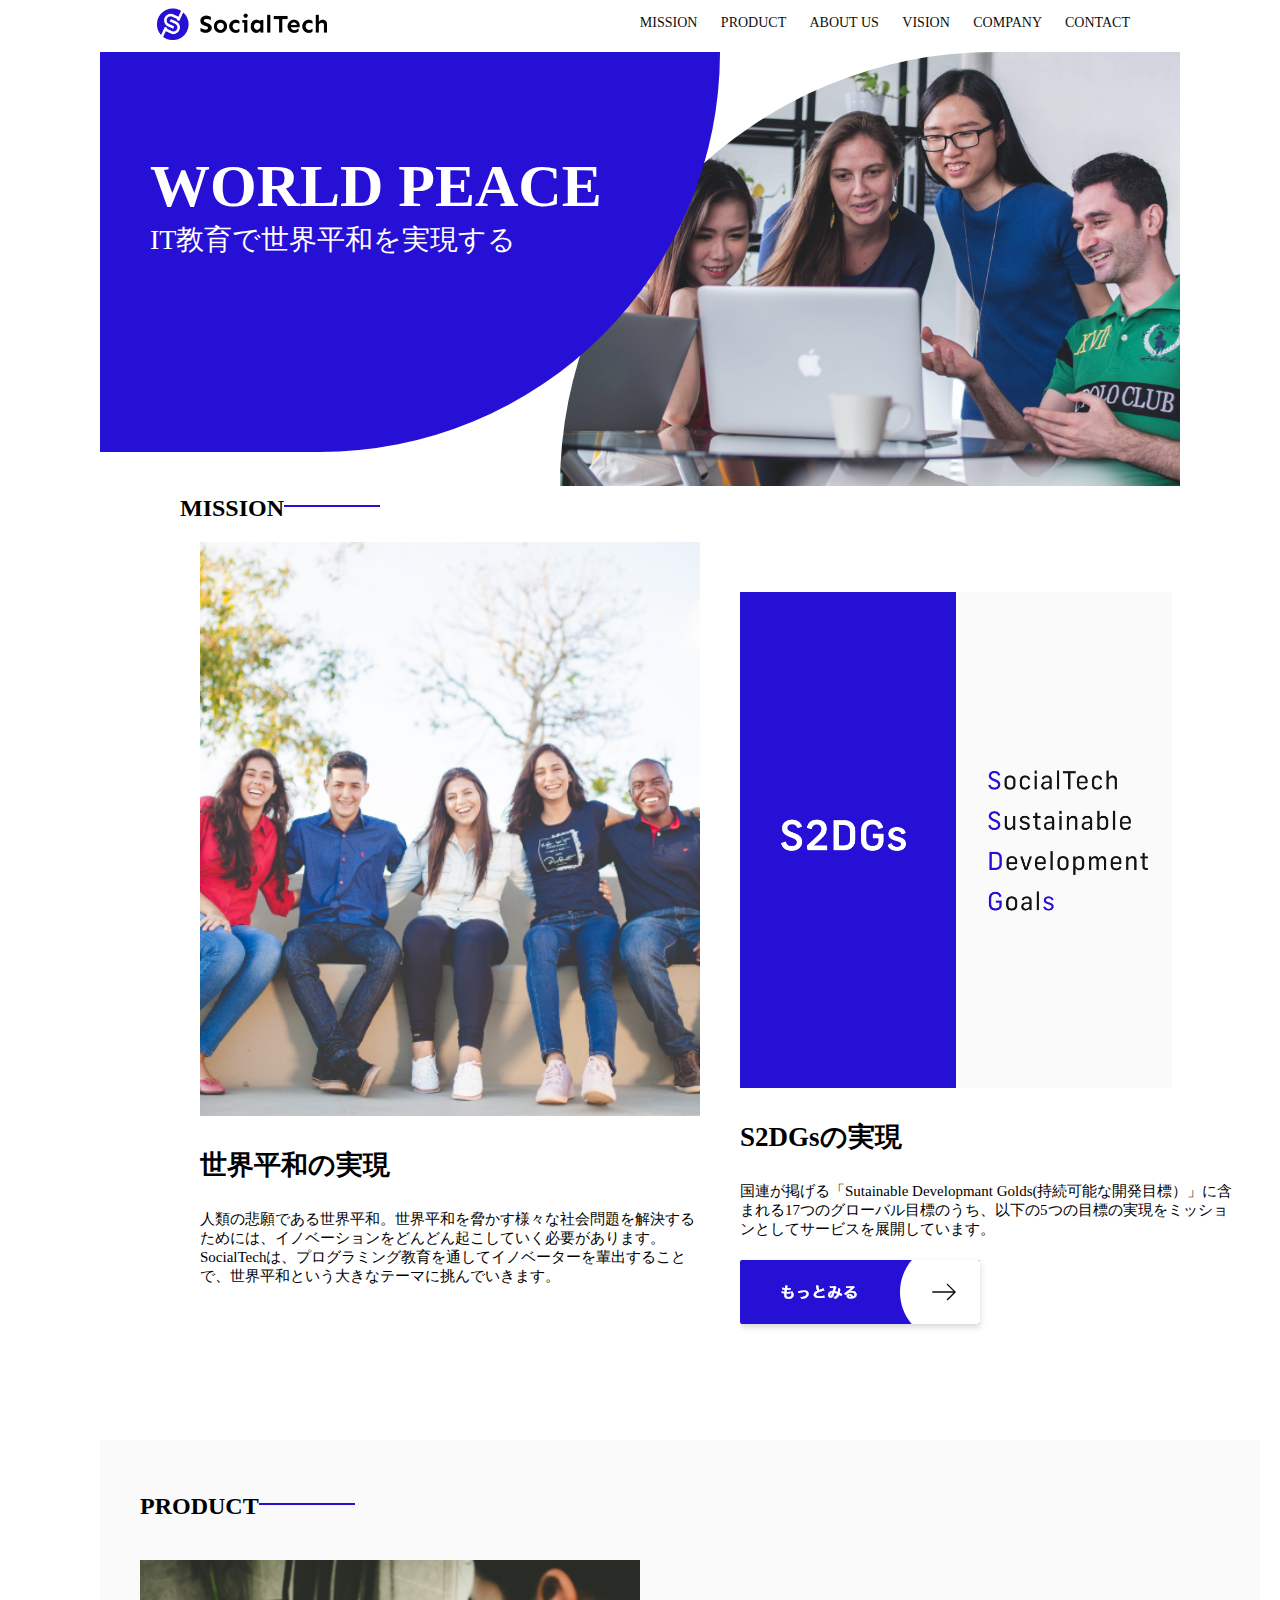
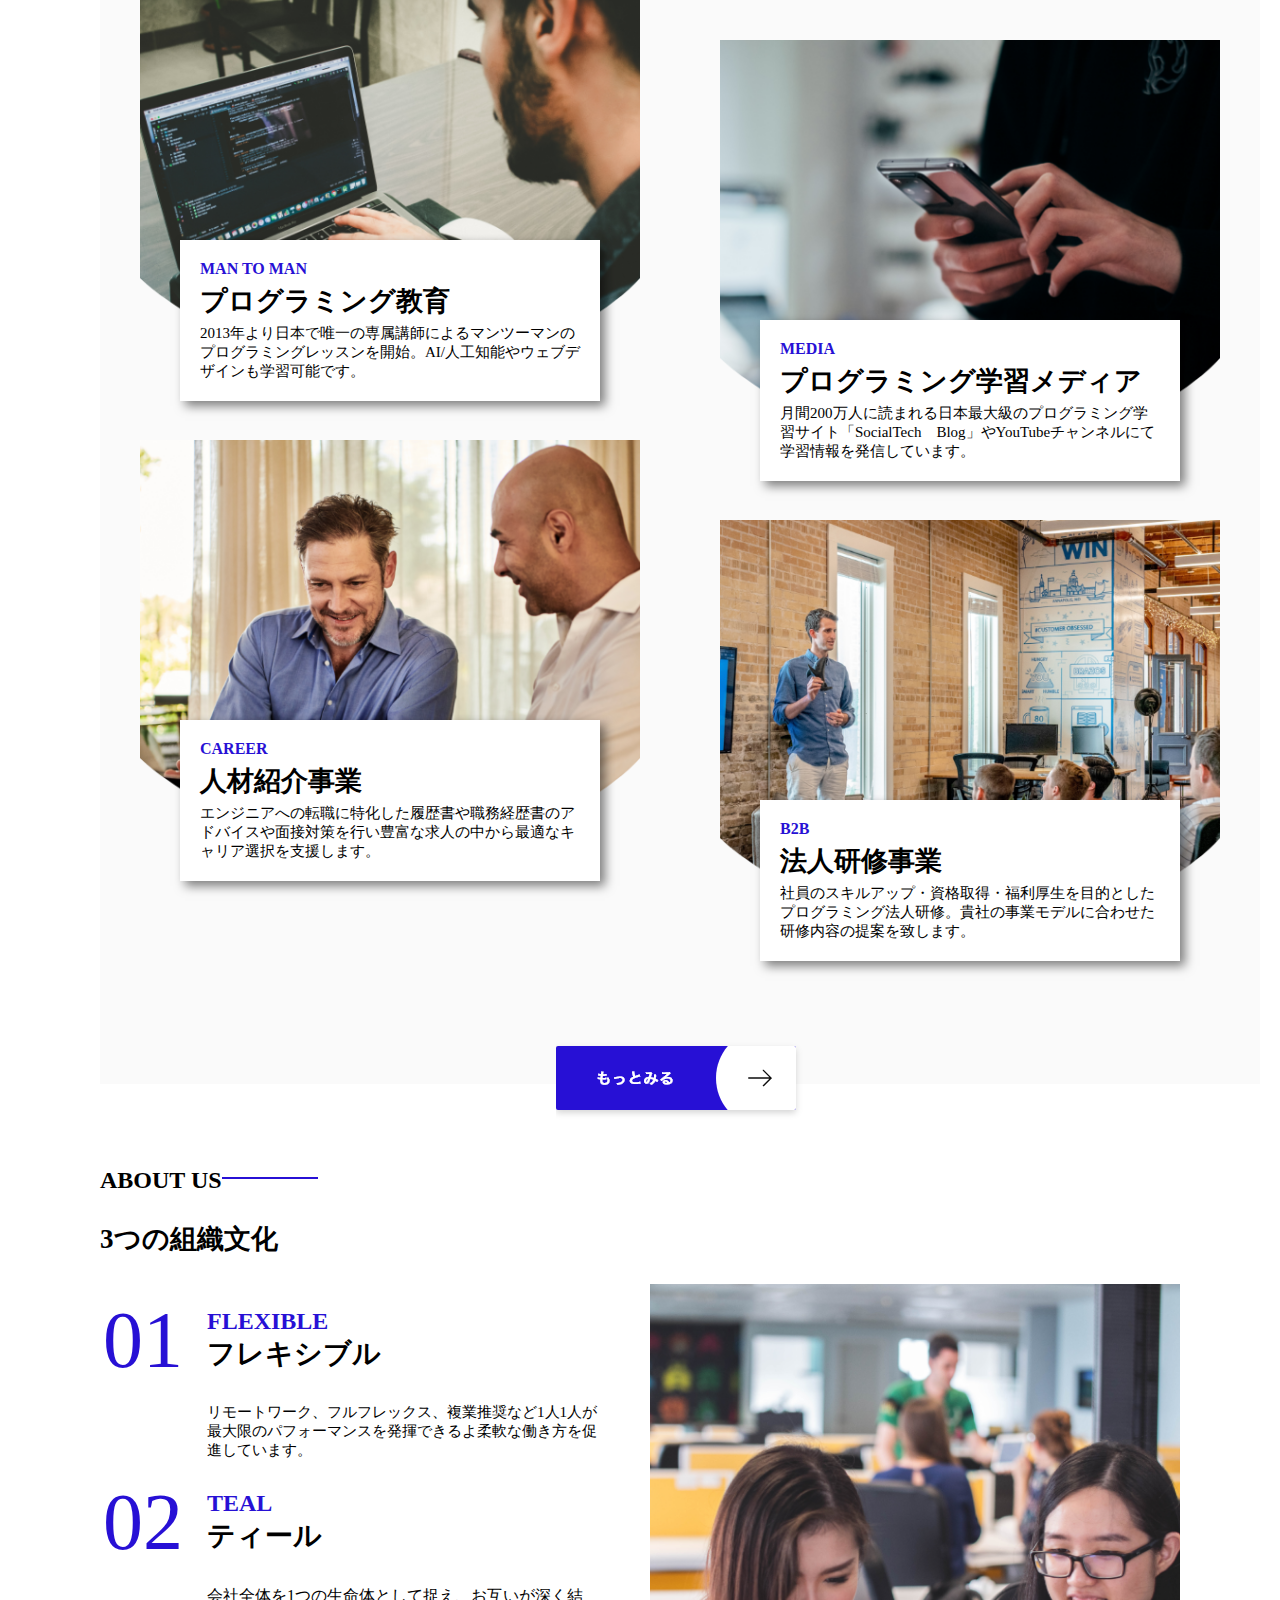
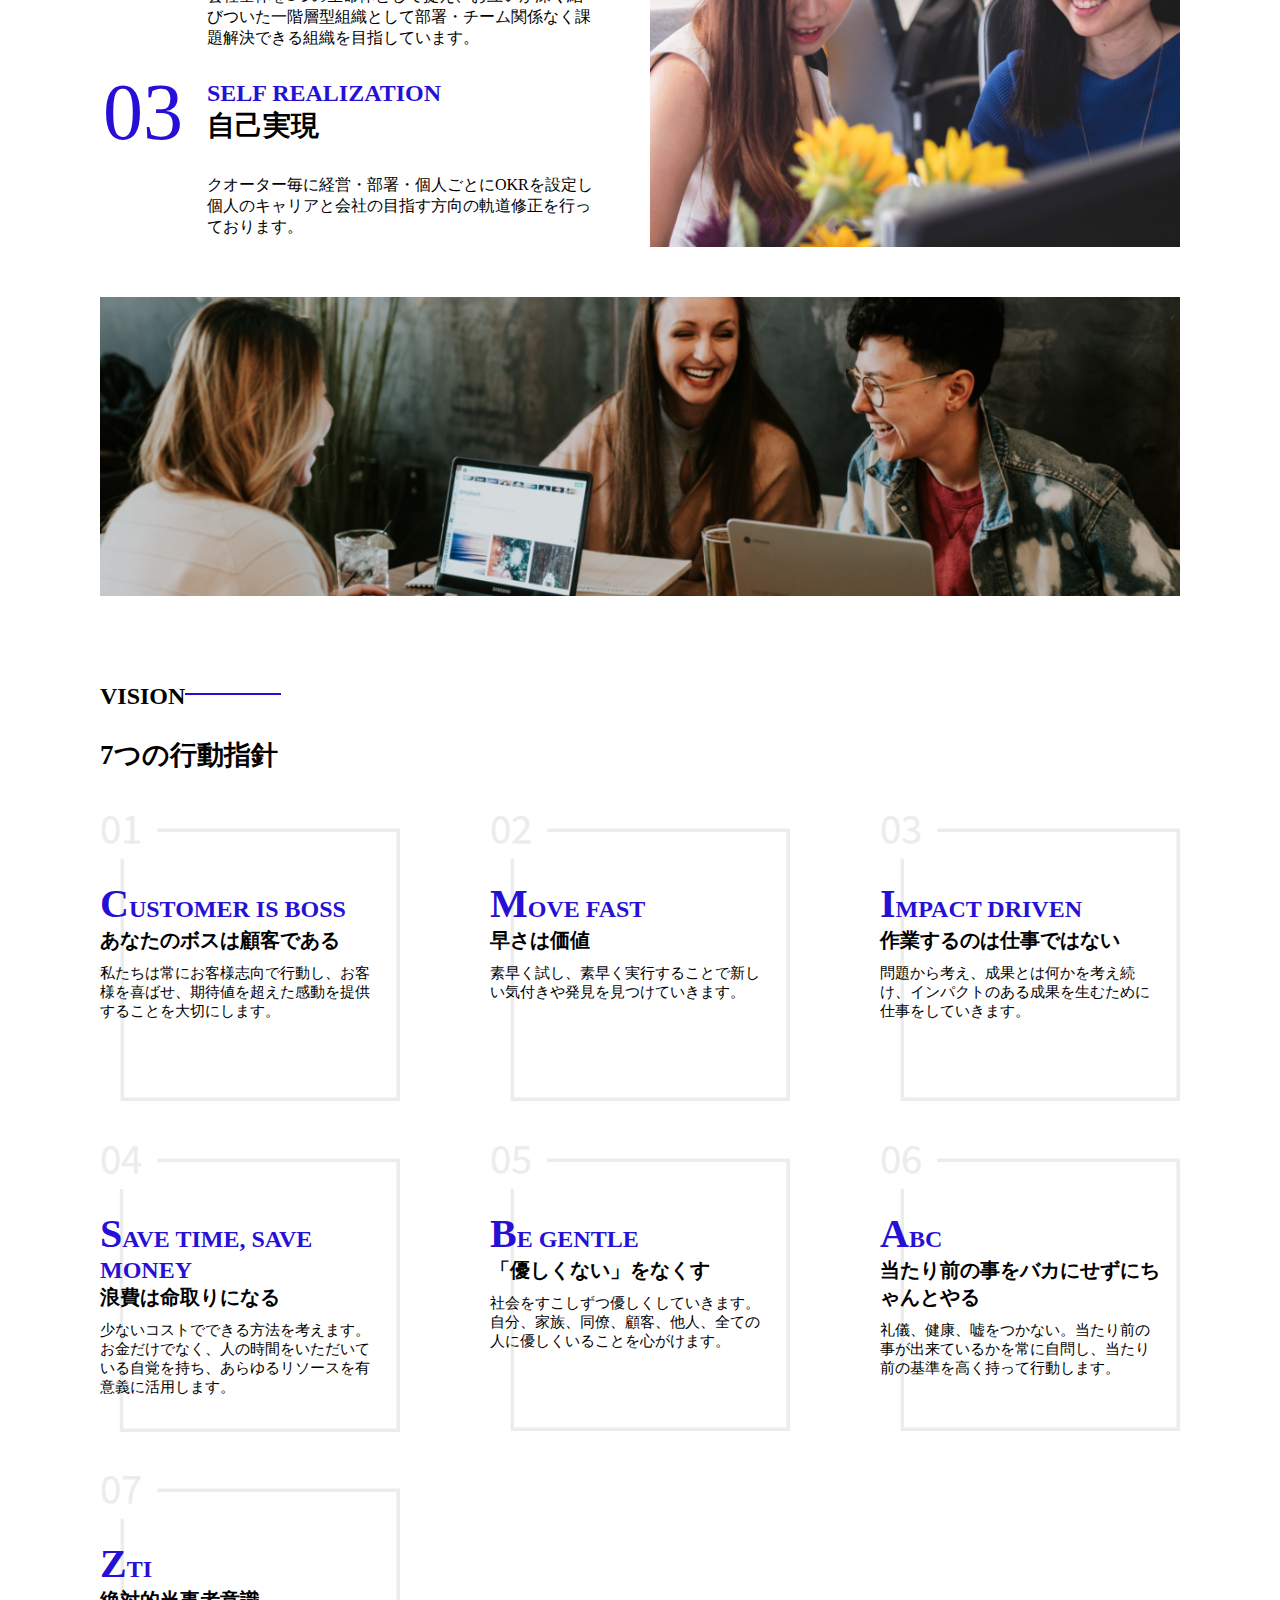
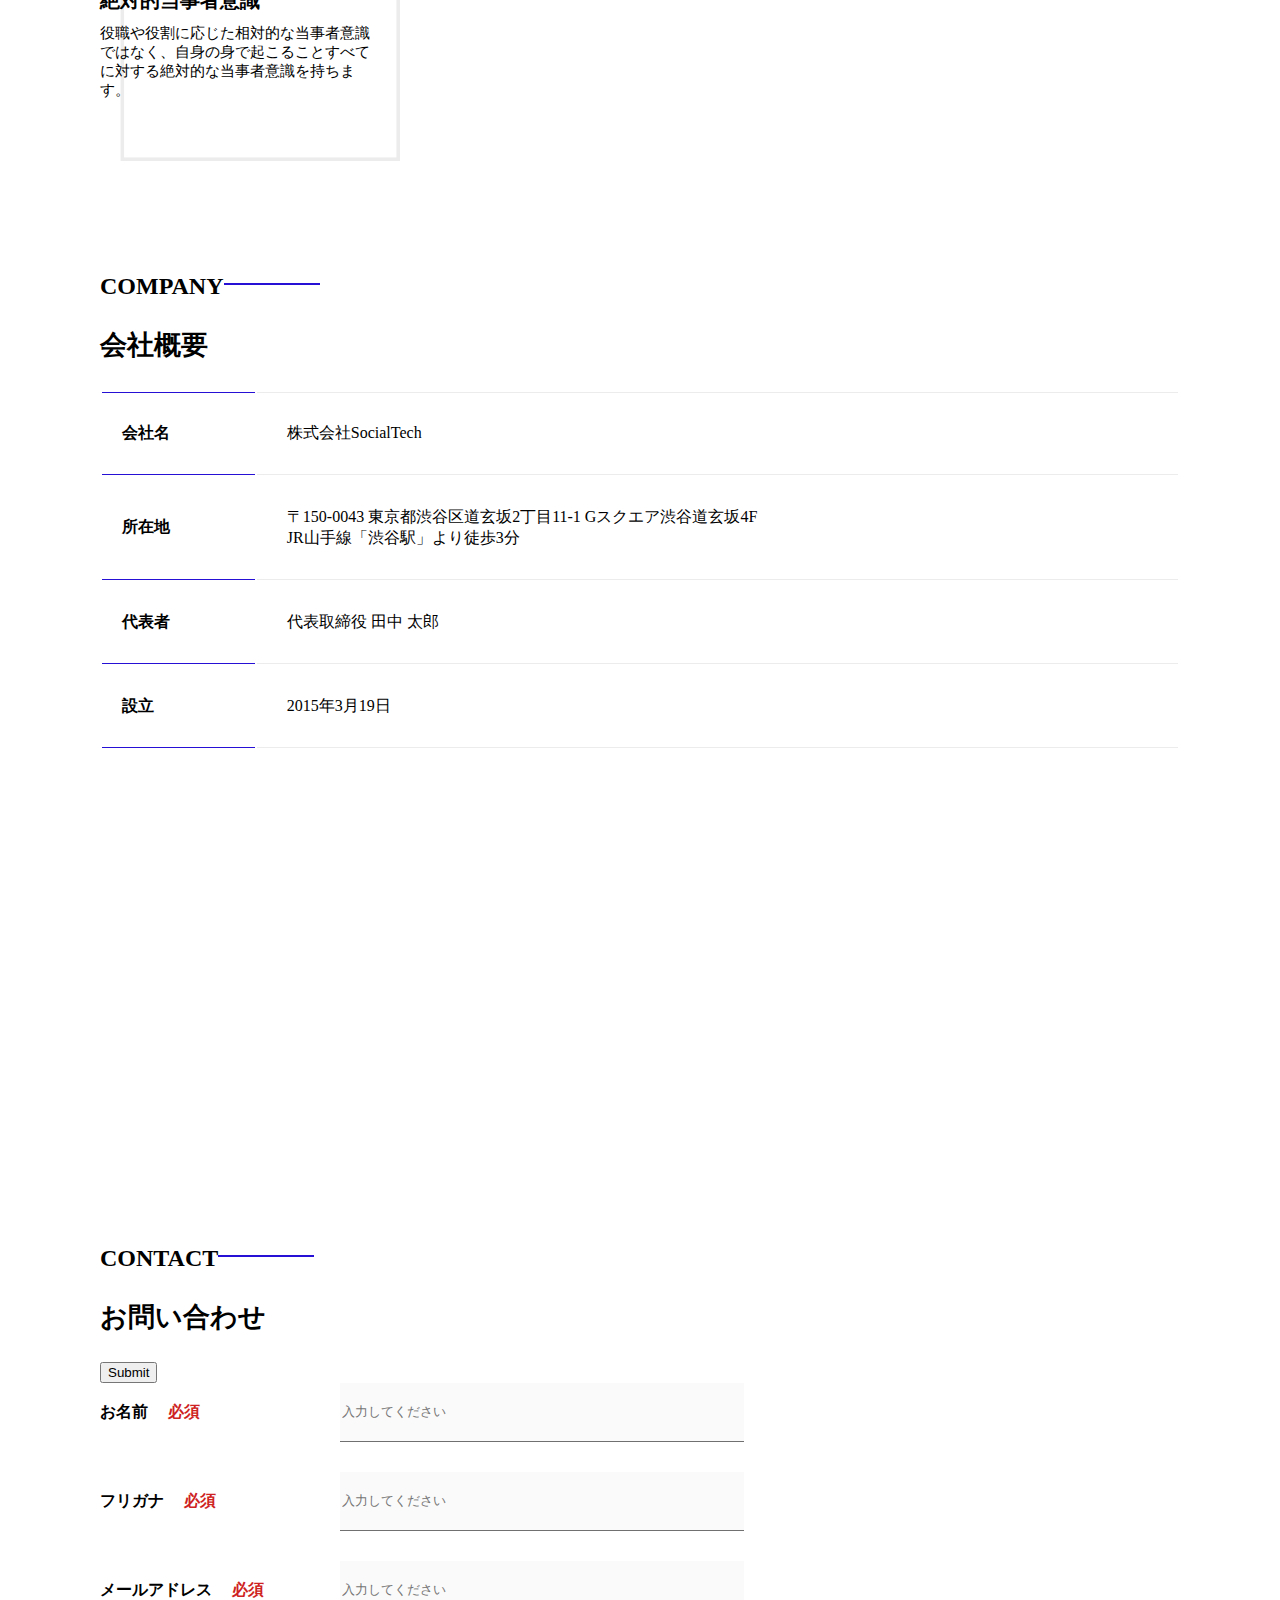
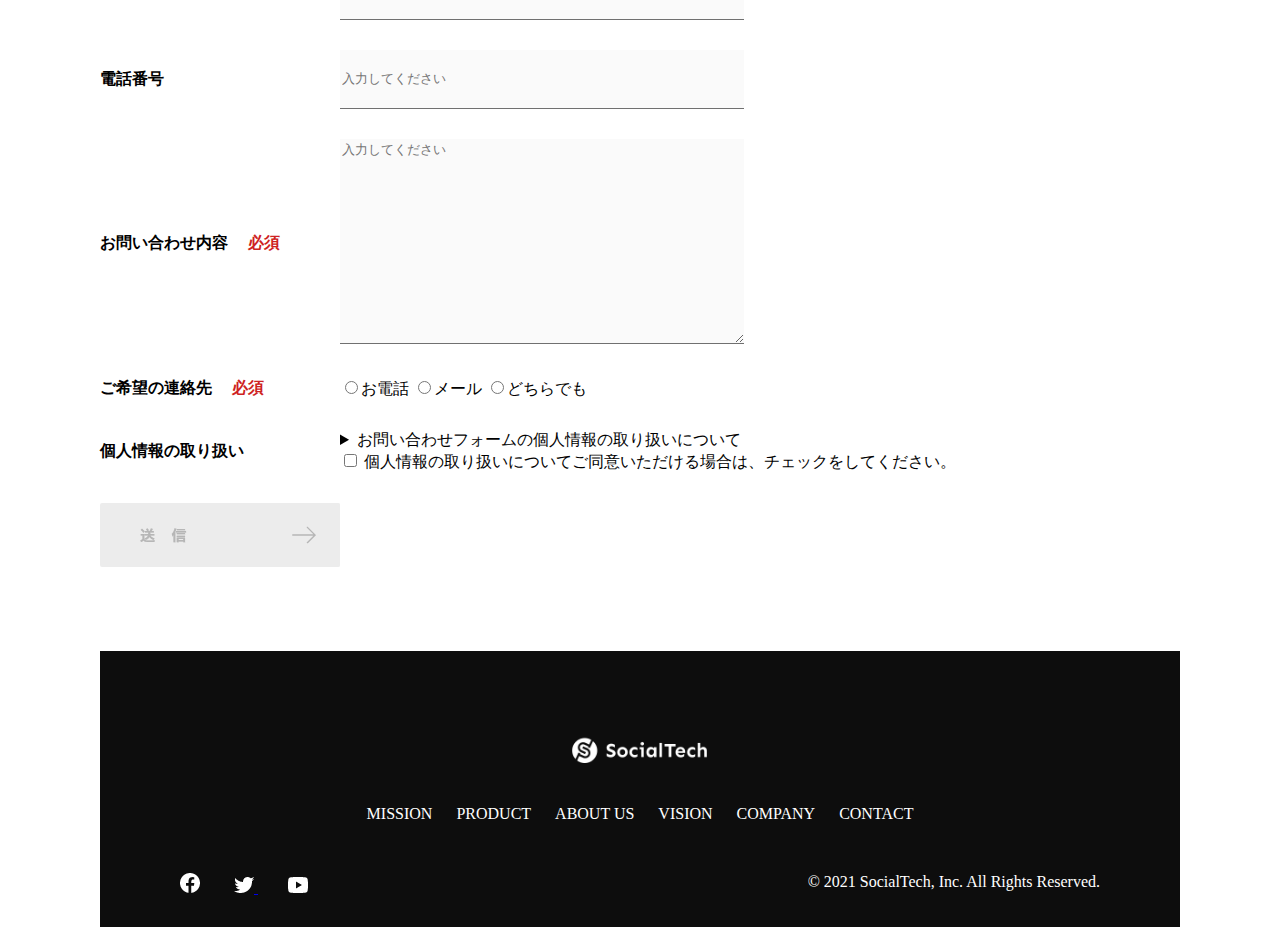
<file: index.html>
<!DOCTYPE html>
<html>
    <head>
        <title>SocialTech</title>
        <meta charset="utf-8">
        <meta description="SocialTechはEdTech業界のリーディングカンパニーを目指します。">
        <meta name="viewport" content="width=device width, initial-scale 1.0">
        <link rel="stylesheet" href="style.css">
    </head>
        <body>
            <header>
                <a href="index.html" id="logo"><img src="images/images/logo.png" alt="トップページに戻る"></a>
                <nav id="nav-pc">
                    <a href="mission.html">MISSION</a>
                    <a href="product.html">PRODUCT</a>
                    <a href="index.html#aboutus">ABOUT US</a>
                    <a href="index.html#vision">VISION</a>
                    <a href="index.html#company">COMPANY</a>
                    <a href="index.html#contact">CONTACT</a>
                </nav>
                <img id="menu-sp" src="images/images/button-menu.png" alt="ナビゲーションを開く" onclick="document.getElementById('nav-sp').style.display = 'block'">
                <nav id="nav-sp">
                    <img id="close" src="images/images/button-close.png" alt="ナビゲーションを閉じる" onclick="document.getElementById('nav-sp').style.display = 'none'">
                    <a id="logo-sp" href="index.html" onclick="document.getElementById('nav-sp').style.display = 'none'"><img
                       src="images/images/logo-sp.png" alt="トップページに戻る"></a>
                    <a class="menu" href="mission.html"  onclick="document.getElementById('nav-sp').style.display = 'none'">MISSION</a>
                    <a class="menu" href="product.html"  onclick="document.getElementById('nav-sp').style.display = 'none'">PRODUCT</a>
                    <a class="menu" href="index.html#aboutus"  onclick="document.getElementById('nav-sp').style.display = 'none'">ABOUT US</a> 
                    <a class="menu" href="index.html#vision"  onclick="document.getElementById('nav-sp').style.display = 'none'">VISION</a> 
                    <a class="menu" href="index.html#company"  onclick="document.getElementById('nav-sp').style.display = 'none'">COMPANY</a> 
                    <a class="menu" href="index.html#contact"  onclick="document.getElementById('nav-sp').style.display = 'none'">CONTACT</a> 
                    <div id="sns">
                        <a href="https://www.facebook.com/sejuku2013"><img src="images/images/button-facebook.png" alt="Facebookのリンク"></a>
                        <a href="https://twitter.com/samuraijuku"><img src="images/images/button-twitter.png" alt="Twitterのリンク"></a>
                        <a href="https://www.youtube.com/channel/UCCFOQO5aDK0xXam4cUQXT8g"><img src="images/images/button-youtube.png" alt="YouTubeのリンク"></a>
                    </div>
                </nav>
            </header>
            <main>
                <article>
                    <section id="main-visual">
                        <div id="main-message">
                            <h1>WORLD PEACE</h1>
                            <p>IT教育で世界平和を実現する</p>
                        </div>
                        <img src="images/images/index/index-main.png" alt="PCの周りに集まる多国籍の仲間たち">
                    </section>
                    <section id="mission">
                        <h2 class="index-h2">MISSION</h2>
                        <div id="mission-flex">
                           <div>
                               <img id="mission-photo" src="images/images/index/index-mission.png" alt="屋外のベンチで写真撮影をする多国籍の仲間たち">
                               <h3>世界平和の実現</h3>
                               <p>
                                   人類の悲願である世界平和。世界平和を脅かす様々な社会問題を解決するためには、イノベーションをどんどん起こしていく必要があります。SocialTechは、プログラミング教育を通してイノベーターを輩出することで、世界平和という大きなテーマに挑んでいきます。
                               </p> 
                           </div>
                           <div>
                               <img id="s2dgs" src="images/images/index/s2dgs.png" alt="S2DGs">
                               <h3>S2DGsの実現</h3>
                               <p>国連が掲げる「Sutainable Developmant Golds(持続可能な開発目標）」に含まれる17つのグローバル目標のうち、以下の5つの目標の実現をミッションとしてサービスを展開しています。</p>
                                <a href="mission.html">
                                    <img src="images/images/button-more.png" alt="もっとみる">
                                </a>
                            </div>
                        </div>
                    </section> 
                    <section id="product">
                        <h2 class="index-h2">PRODUCT</h2>
                        <div>
                            <div id="product-left">
                                <div>
                                  <img class="product-photo" src="images/images/index/index-mantoman.png" alt="PCでコードを書く男性">
                                  <div class="product-explain">
                                      <span>MAN TO MAN</span>
                                      <h3>プログラミング教育</h3>
                                      <p>2013年より日本で唯一の専属講師によるマンツーマンのプログラミングレッスンを開始。AI/人工知能やウェブデザインも学習可能です。</p>  
                                  </div>
                                </div>
                                <div>
                                    <img class="product-photo" src="images/images/index/index-career.png" alt="笑顔で話し合う2人の男性">
                                    <div class="product-explain">
                                        <span>CAREER</span>
                                        <h3>人材紹介事業</h3>
                                        <p>エンジニアへの転職に特化した履歴書や職務経歴書のアドバイスや面接対策を行い豊富な求人の中から最適なキャリア選択を支援します。</p> 
                                    </div>  
                                </div>
                            </div>
                            <div id="product-right">
                                <div>
                                    <img class="product-photo" src="images/images/index/index-media.png" alt="スマートフォンを操作する人">
                                    <div class="product-explain">
                                        <span>MEDIA</span>
                                        <h3>プログラミング学習メディア</h3>
                                        <p>月間200万人に読まれる日本最大級のプログラミング学習サイト「SocialTech　Blog」やYouTubeチャンネルにて学習情報を発信しています。</p>   
                                    </div>
                                </div>
                                <div>
                                    <img class="product-photo" src="images/images/index/index-b2b.png" alt="講演中の男性とそれを聴く人々">
                                    <div class="product-explain">
                                        <span>B2B</span>
                                        <h3>法人研修事業</h3>
                                        <p>社員のスキルアップ・資格取得・福利厚生を目的としたプログラミング法人研修。貴社の事業モデルに合わせた研修内容の提案を致します。</p>
                                    </div>
                                </div>
                            </div>
                        </div>
                        <div>
                            <a id="product-more" href="product.html">
                                <img src="images/images/button-more.png" alt="もっとみる">
                            </a>
                        </div>
                    </section> 
                    <section id="aboutus">
                        <h2 class="index-h2">ABOUT US</h2>
                        <h3>3つの組織文化</h3>
                        <div>
                            <table class="culture-table">
                                <tr>
                                    <td>
                                        <span class="culture-num">01</span>
                                    </td>
                                    <td>
                                        <span class="culture-en">FLEXIBLE</span>
                                        <span class="culture-jp">フレキシブル</span>
                                    </td>
                                </tr>
                                <tr>
                                    <td>

                                    </td>
                                  <td>
                                  <p class="culture-description">
                                      リモートワーク、フルフレックス、複業推奨など1人1人が最大限のパフォーマンスを発揮できるよ柔軟な働き方を促進しています。
                                  </p>
                                  </td>
                                </tr>
                                <tr>
                                    <td>
                                        <span class="culture-num">02</span>    
                                    </td>
                                    <td>
                                        <span class="culture-en">TEAL</span>
                                        <span class="culture-jp">ティール</span>
                                    </td>
                                </tr>
                                <tr>
                                    <td>
                                    </td>
                                    <td>
                                        会社全体を1つの生命体として捉え、お互いが深く結びついた一階層型組織として部署・チーム関係なく課題解決できる組織を目指しています。
                                    </td>
                                </tr>
                                <tr>
                                    <td>
                                        <span class="culture-num">03</span>
                                    </td>
                                    <td>
                                        <span class="culture-en">SELF REALIZATION</span>
                                        <span class="culture-jp">自己実現</span>
                                    </td>
                                </tr>
                                <td>
                                </td>
                                <td>
                                    クオーター毎に経営・部署・個人ごとにOKRを設定し個人のキャリアと会社の目指す方向の軌道修正を行っております。
                                </td>
                            </table>
                            <img class="culture-img" src="images/images/index/index-aboutus1.png">   
                        </div>
                        <img class="culture-img2" src="images/images/index/index-aboutus2.png">
                    </section>
                    <section id="vision">
                        <h2 class="index-h2">VISION</h2>
                        <h3>7つの行動指針</h3>
                        <div>
                         <div class="vision-box">
                            <img src="images/images/index/vision-01.png" alt="01">
                            <span>
                                <h4>CUSTOMER IS BOSS</h4>
                                <h5>あなたのボスは顧客である</h5>
                                <p>私たちは常にお客様志向で行動し、お客様を喜ばせ、期待値を超えた感動を提供することを大切にします。</p>   
                            </span>
                         </div>
                         <div class="vision-box">
                            <img src="images/images/index/vision-02.png" alt="02">
                            <span>
                                <h4>MOVE FAST</h4>
                                <h5>早さは価値</h5>
                                <p>素早く試し、素早く実行することで新しい気付きや発見を見つけていきます。</p>   
                            </span>
                         </div>
                         <div class="vision-box">
                            <img src="images/images/index/vision-03.png" alt="03">
                            <span>
                                <h4>IMPACT DRIVEN</h4>
                                <h5>作業するのは仕事ではない</h5>
                                <p>問題から考え、成果とは何かを考え続け、インパクトのある成果を生むために仕事をしていきます。</p>   
                            </span>
                         </div>
                         <div class="vision-box">
                            <img src="images/images/index/vision-04.png" alt="04">
                            <span>
                                <h4>SAVE TIME, SAVE MONEY</h4>
                                <h5>浪費は命取りになる</h5>
                                <p>少ないコストでできる方法を考えます。お金だけでなく、人の時間をいただいている自覚を持ち、あらゆるリソースを有意義に活用します。</p>   
                            </span>
                         </div>
                         <div class="vision-box">
                            <img src="images/images/index/vision-05.png" alt="05">
                            <span>
                                <h4>BE GENTLE</h4>
                                <h5>「優しくない」をなくす</h5>
                                <p>社会をすこしずつ優しくしていきます。自分、家族、同僚、顧客、他人、全ての人に優しくいることを心がけます。</p>   
                            </span>
                         </div>
                         <div class="vision-box">
                            <img src="images/images/index/vision-06.png" alt="06">
                            <span>
                                <h4>ABC</h4>
                                <h5>当たり前の事をバカにせずにちゃんとやる</h5>
                                <p>礼儀、健康、嘘をつかない。当たり前の事が出来ているかを常に自問し、当たり前の基準を高く持って行動します。</p>   
                            </span>
                         </div>
                         <div class="vision-box">
                            <img src="images/images/index/vision-07.png" alt="07">
                            <span>
                                <h4>ZTI</h4>
                                <h5>絶対的当事者意識</h5>
                                <p>役職や役割に応じた相対的な当事者意識ではなく、自身の身で起こることすべてに対する絶対的な当事者意識を持ちます。</p>   
                            </span>
                         </div>
                        </div>
                    </section>
                    <section id="company">
                        <h2 class="index-h2">COMPANY</h2>
                        <h3>会社概要</h3>
                         <table id="company-table">
                             <tr>
                                 <th class="tableheader-first">会社名</th>
                                 <td class="cell-first">株式会社SocialTech</td>
                             </tr>
                             <tr>
                                 <th class="tableheader">所在地</th>
                                 <td class="cell">〒150-0043 東京都渋谷区道玄坂2丁目11-1 Gスクエア渋谷道玄坂4F<br>JR山手線「渋谷駅」より徒歩3分</td>
                             </tr>
                             <tr>
                                 <th class="tableheader">代表者</th> 
                                 <td class="cell">代表取締役 田中 太郎</td>
                             </tr>
                             <tr>
                                 <th class="tableheader">設立</th>
                                 <td class="cell">2015年3月19日</td>
                             </tr>
                         </table>
                         <iframe
                           src="https://www.google.com/maps/embed?pb=!1m18!1m12!1m3!1d3241.7759544892483!2d139.69399665123464!3d35.65789123876098!2m3!1f0!2f0!3f0!3m2!1i1024!2i768!4f13.1!3m3!1m2!1s0x60188caa0042e8d1%3A0xba130bea826a7aa2!2z44CSMTUwLTAwNDMg5p2x5Lqs6YO95riL6LC35Yy66YGT546E5Z2C77yS5LiB55uu77yR77yR4oiS77yR!5e0!3m2!1sja!2sjp!4v1636872991912!5m2!1sja!2sjp"
                           style="border: 0;" allowfullscreen="" loading="lazy">
                         </iframe>
                    </section>
                    <section id="contact">
                        <h2 class="index-h2">CONTACT</h2>
                        <h3>お問い合わせ</h3>
                        <form action="https://api.staticforms.xyz/submit" method="post">
                            <input type="text" name="honeypot" style="display:none">
                            <input type="hidden" name="accessKey" value="84692d4f-d99d-4421-aa82-3095c989bab2">
                            <input type="hidden" name="subject" value="webサイトからのお問い合わせ" />
                            <input type="hidden" name="replyTo" value="p905110ur28@gmail.com">
                            <input type="hidden" name="redirectTo" value="">
                            <input type="submit" value="Submit" />              
                            <div>
                                <div class="contact-heading">
                                    <label class="contact-label">お名前<span class="contact-span">必須</span></label>
                                </div>
                                <div class="contact-form">
                                    <input type="text" name="name" placeholder="入力してください" class="contact-textbox">
                                </div>
                            </div>
                            <div>
                                <div class="contact-heading">
                                    <label class="contact-label">フリガナ<span class="contact-span">必須</span></label>
                                </div>
                                <div class="contact-form">
                                    <input type="text" name="hurigana" placeholder="入力してください" class="contact-textbox">
                                </div>
                            </div>
                            <div>
                                <div class="contact-heading">
                                    <label class="contact-label">メールアドレス<span class="contact-span">必須</span></label>
                                </div>
                                <div class="contact-form">
                                    <input type="text" name="email" placeholder="入力してください" class="contact-textbox">
                                </div>
                            </div>
                            <div>
                                <div class="contact-heading">
                                    <label class="contact-label">電話番号</label>
                                </div>
                                <div class="contact-form">
                                    <input type="text" name="tel" placeholder="入力してください" class="contact-textbox">
                                </div>
                            </div>
                            <div>
                                <div class="contact-heading">
                                    <label class="contact-label">お問い合わせ内容<span class="contact-span">必須</span></label>
                                </div>
                                <div class="contact-form">
                                    <textarea class="contact-textarea" placeholder="入力してください" name="message"></textarea> 
                                </div>
                            </div>
                            <div>
                                <div class="contact-heading">
                                    <label class="contact-label">ご希望の連絡先<span class="contact-span">必須</span></label>
                                </div>
                                <div>
                                  <input class="radiobutton"  type="radio" value="tel" name="contact"><label>お電話</label> 
                                  <input class="radiobutton"  type="radio" value="mail" name="contact"><label>メール</label>
                                  <input class="radiobutton"  type="radio" value="both" name="contact"><label>どちらでも</label>
                                </div>
                            </div>
                            <div>
                                <div class="contact-heading">
                                    <label class="contact-label">個人情報の取り扱い</label>
                                </div>
                                <div>
                                    <details>
                                        <summary>お問い合わせフォームの個人情報の取り扱いについて</summary>
                                        <div>
                                            <span>１．組織の名称又は氏名</span><br>
                                            株式会社SocialTech<br><br>
                                            <span>２．個人情報保護管理者（若しくはその代理人）の氏名又は職名、所属及び連絡先
                                                鈴木 一郎 コーポレート部</span><br>
                                                TEL：03-xxxx-xxxx<br><br>
                                            <span>３．個人情報の利用目的</span> 
                                            ・本サービス及び本サービスに関連する情報の提供又はそれらに関する連絡のため<br>
                                            ・ユーザーの本人確認のため<br>
                                            ・当社サービスのご案内のため<br>
                                            ・当社の商品等の広告または宣伝（電子メールによるものを含むものとします。）<br><br>
                                            <span>４．個人情報の取り扱い業務の委託</span> <br>
                                            個人情報の取扱業務の全部または一部を外部に業務委託する場合があります。<br>
                                            その際、弊社は、個人情報を適切に保護できる管理体制を敷き実行していることを条件として<br><br>
                                            <span>５．個人情報の開示等の請求</span><br>
                                            お客様は、弊社に対してご自身の個人情報の開示等（利用目的の通知、開示、内容の訂正・追加・削除、利用の停止または消去、第三者への提供の停止）に関して、当社問合わせ窓口に申し出ることができます。<br>
                                            その際、弊社はお客様ご本人を確認させていただいたうえで、合理的な期間内に対応いたします。<br><br>
                                            なお、個人情報に関する弊社問合わせ先は、次の通りです。<br><br>
                                            株式会社SocialTech　個人情報問合せ窓口<br>
                                            〒150-0043　東京都渋谷区道玄坂2丁目11-1 Ｇスクエア渋谷道玄坂 4F<br>
                                            メールアドレス：support@socialtech.net　TEL：03-xxxx-xxxx<br><br>
                                            <span>６．個人情報を提供されることの任意性について</span><br>
                                            お客様がご自身の個人情報を弊社に提供されるか否かは、お客様のご判断によりますが、もしご提供されない場合には、適切なサービスが提供できない場合がありますので予めご了承ください。<br>
                                        </div>
                                    </details>
                                    <input type="checkbox" name="agree">
                                    <span>個人情報の取り扱いについてご同意いただける場合は、チェックをしてください。</span>
                                </div>
                            </div>
                              <input type="image" value="Submit" src="images/images/button-submit.png" alt="送信する">
                        </form>
                    </section>  
                </article>
                <footer>
                    <div id="footer-logo">
                        <img src="images/images/logo-sp.png" alt="SocialTech">
                    </div>
                    <div id="footer-link">
                        <a href="mission.html">MISSION</a>
                        <a href="product.html">PRODUCT</a>
                        <a href="index.html#aboutus">ABOUT US</a>
                        <a href="index.html#vision">VISION</a>
                        <a href="index.html#company">COMPANY</a>
                        <a href="index.html#contact">CONTACT</a>
                    </div>
                    <div id="sns-footer">
                        <a href="https://www.facebook.com/sejuku2013"><img src="images/images/button-facebook.png" alt="Facebookのリンク"></a>
                        <a href="https://twitter.com/samuraijuku"><img src="images/images/button-twitter.png" alt="Twitterのリンク"</a>
                        <a href="https://www.youtube.com/channel/UCCFOQO5aDK0xXam4cUQXT8g"><img src="images/images/button-youtube.png" alt="YouTubeのリンク"></a>
                        <span id="copyright">&copy; 2021 SocialTech, Inc. All Rights Reserved. </span>
                    </div>
                </footer>
            </main>
        </body>
    
</html>
</file>
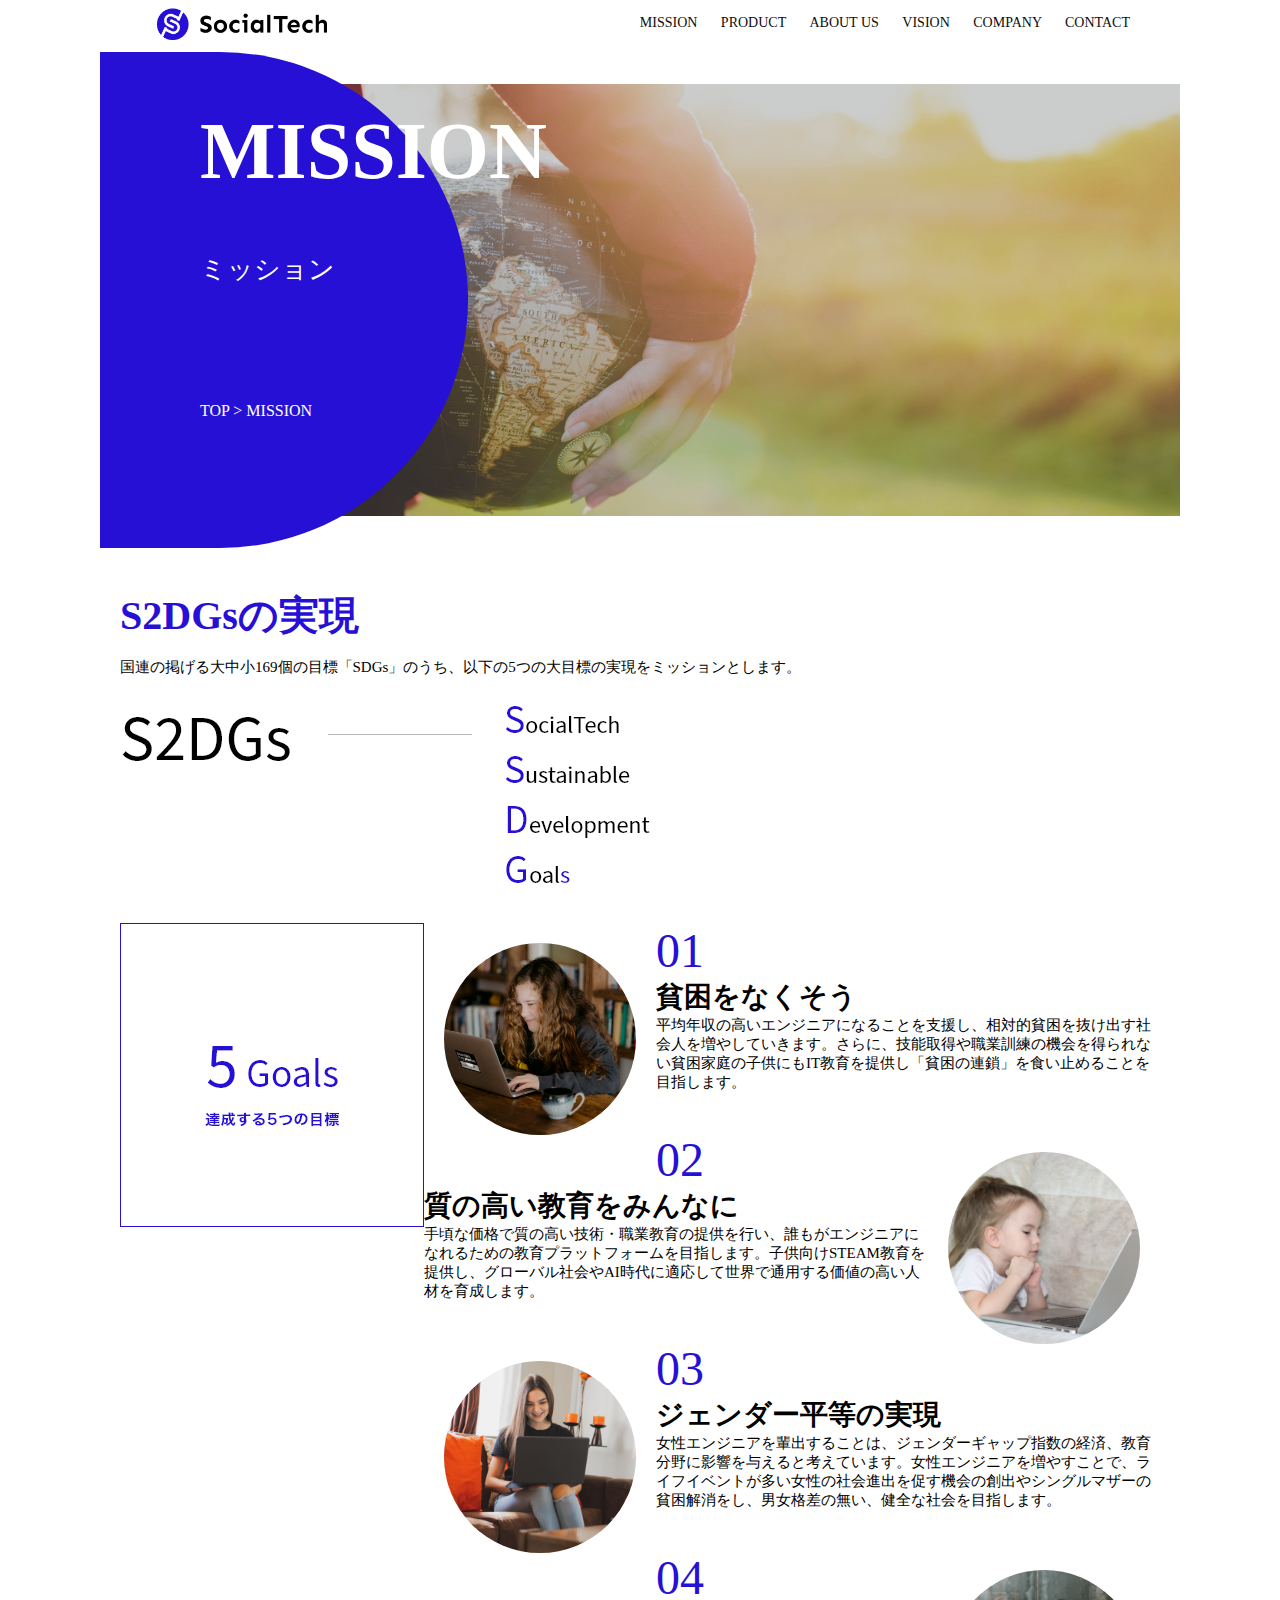
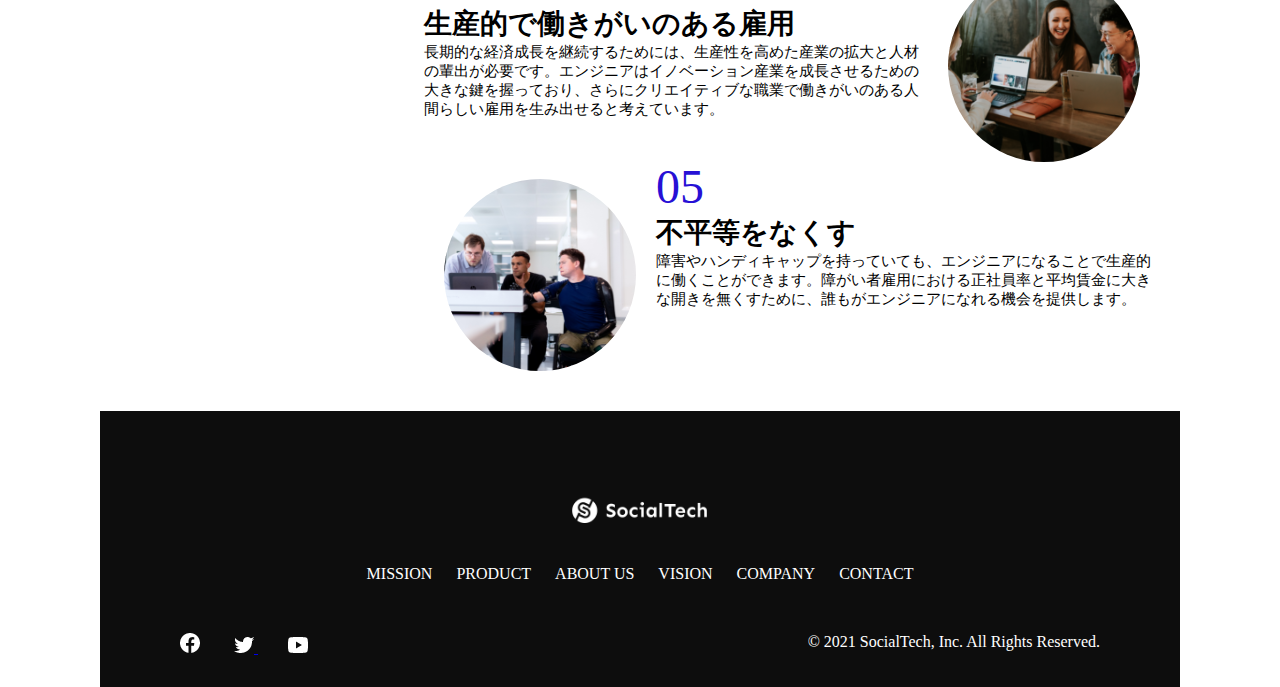
<file: mission.html>
<!DOCTYPE html>
<html>
    <head>
        <title>SocialTech - MISSION ミッション -</title>
        <meta charset="utf-8">
        <meta description="SocialTechが目指す5つの目標（S2DGs）を紹介します">
        <meta name="viewport" content="width=device width, initial-scale 1.0">
        <link rel="stylesheet" href="style.css">
    </head>
        <body>
            <header>
                <a href="index.html" id="logo"><img src="images/images/logo.png" alt="トップページに戻る"></a>
                <nav id="nav-pc">
                    <a href="mission.html">MISSION</a>
                    <a href="product.html">PRODUCT</a>
                    <a href="index.html#aboutus">ABOUT US</a>
                    <a href="index.html#vision">VISION</a>
                    <a href="index.html#company">COMPANY</a>
                    <a href="index.html#contact">CONTACT</a>
                </nav>
                <img id="menu-sp" src="images/images/button-menu.png" alt="ナビゲーションを開く" onclick="document.getElementById('nav-sp').style.display = 'block'">
                <nav id="nav-sp">
                    <img id="close" src="images/images/button-close.png" alt="ナビゲーションを閉じる" onclick="document.getElementById('nav-sp').style.display = 'none'">
                    <a id="logo-sp" href="index.html" onclick="document.getElementById('nav-sp').style.display = 'none'"><img
                       src="images/images/logo-sp.png" alt="トップページに戻る"></a>
                    <a class="menu" href="mission.html"  onclick="document.getElementById('nav-sp').style.display = 'none'">MISSION</a>
                    <a class="menu" href="product.html"  onclick="document.getElementById('nav-sp').style.display = 'none'">PRODUCT</a>
                    <a class="menu" href="index.html#aboutus"  onclick="document.getElementById('nav-sp').style.display = 'none'">ABOUT US</a> 
                    <a class="menu" href="index.html#vision"  onclick="document.getElementById('nav-sp').style.display = 'none'">VISION</a> 
                    <a class="menu" href="index.html#company"  onclick="document.getElementById('nav-sp').style.display = 'none'">COMPANY</a> 
                    <a class="menu" href="index.html#contact"  onclick="document.getElementById('nav-sp').style.display = 'none'">CONTACT</a> 
                    <div id="sns">
                        <a href="https://www.facebook.com/sejuku2013"><img src="images/images/button-facebook.png" alt="Facebookのリンク"></a>
                        <a href="https://twitter.com/samuraijuku"><img src="images/images/button-twitter.png" alt="Twitterのリンク"></a>
                        <a href="https://www.youtube.com/channel/UCCFOQO5aDK0xXam4cUQXT8g"><img src="images/images/button-youtube.png" alt="YouTubeのリンク"></a>
                    </div>
                </nav>
            </header>
        <main>
            <article>
                <section id="mission-main">
                    <div id="mission-title">
                        <h1>MISSION</h1>
                        <span>ミッション</span>
                        <div>TOP > MISSION</div>
                    </div>
                </section>
                <section id="mission-s2dgs">
                    <h2 class="mission-h2">S2DGsの実現</h2>
                    <p>国連の掲げる大中小169個の目標「SDGs」のうち、以下の5つの大目標の実現をミッションとします。</p>
                    <img src="images/images/mission/mission-s2dgs.png" alt="S2DGs">
                </section>
                <section id="mission-5goals">
                    <div>
                        <img id="s2dgs-image" src="images/images/mission/mission-5goals.png" alt="5Goals">
                    </div>
                    <div>
                        <div>
                            <img class="fivegoals-image-left" src="images/images/mission/mission-5goals01.png" alt="PCを操作する女の子">
                            <span class="fivegoals-number">01</span>
                            <h3 class="fivegoals-h3">貧困をなくそう</h3>
                            <p class="fivegoals-p">
                                平均年収の高いエンジニアになることを支援し、相対的貧困を抜け出す社会人を増やしていきます。さらに、技能取得や職業訓練の機会を得られない貧困家庭の子供にもIT教育を提供し「貧困の連鎖」を食い止めることを目指します。   
                            </p>
                        </div>
                        <div>
                            <img class="fivegoals-image-right" src="images/images/mission/mission-5goals02.png" alt="PCを見つめる小さい女の子">
                            <span class="fivegoals-number">02</span>
                            <h3 class="fivegoals-h3">質の高い教育をみんなに</h3>
                            <p class="fivegoals-p">
                                手頃な価格で質の高い技術・職業教育の提供を行い、誰もがエンジニアになれるための教育プラットフォームを目指します。子供向けSTEAM教育を提供し、グローバル社会やAI時代に適応して世界で通用する価値の高い人材を育成します。   
                            </p>
                        </div>
                        <div>
                            <img class="fivegoals-image-left" src="images/images/mission/mission-5goals03.png" alt="PCを操作する女性">
                            <span class="fivegoals-number">03</span>
                            <h3 class="fivegoals-h3">ジェンダー平等の実現</h3>
                            <p class="fivegoals-p">
                                女性エンジニアを輩出することは、ジェンダーギャップ指数の経済、教育分野に影響を与えると考えています。女性エンジニアを増やすことで、ライフイベントが多い女性の社会進出を促す機会の創出やシングルマザーの貧困解消をし、男女格差の無い、健全な社会を目指します。   
                            </p>
                        </div>
                        <div>
                            <img class="fivegoals-image-right" src="images/images/mission/mission-5goals04.png" alt="笑顔で話し合う3人の男女">
                            <span class="fivegoals-number">04</span>
                            <h3 class="fivegoals-h3">生産的で働きがいのある雇用</h3>
                            <p class="fivegoals-p">
                                長期的な経済成長を継続するためには、生産性を高めた産業の拡大と人材の輩出が必要です。エンジニアはイノベーション産業を成長させるための大きな鍵を握っており、さらにクリエイティブな職業で働きがいのある人間らしい雇用を生み出せると考えています。   
                            </p>
                        </div>
                        <div>
                            <img class="fivegoals-image-left" src="images/images/mission/mission-5goals05.png" alt="障害を持つ男性が生き生きと働く様子">
                            <span class="fivegoals-number">05</span>
                            <h3 class="fivegoals-h3">不平等をなくす</h3>
                            <p class="fivegoals-p">
                                障害やハンディキャップを持っていても、エンジニアになることで生産的に働くことができます。障がい者雇用における正社員率と平均賃金に大きな開きを無くすために、誰もがエンジニアになれる機会を提供します。   
                            </p>
                        </div>
                    </div>
                </section>
            </article>
            <footer>
                <div id="footer-logo">
                    <img src="images/images/logo-sp.png" alt="SocialTech">
                </div>
                <div id="footer-link">
                    <a href="mission.html">MISSION</a>
                    <a href="product.html">PRODUCT</a>
                    <a href="index.html#aboutus">ABOUT US</a>
                    <a href="index.html#vision">VISION</a>
                    <a href="index.html#company">COMPANY</a>
                    <a href="index.html#contact">CONTACT</a>
                </div>
                <div id="sns-footer">
                    <a href="https://www.facebook.com/sejuku2013"><img src="images/images/button-facebook.png" alt="Facebookのリンク"></a>
                    <a href="https://twitter.com/samuraijuku"><img src="images/images/button-twitter.png" alt="Twitterのリンク"</a>
                    <a href="https://www.youtube.com/channel/UCCFOQO5aDK0xXam4cUQXT8g"><img src="images/images/button-youtube.png" alt="YouTubeのリンク"></a>
                    <span id="copyright">&copy; 2021 SocialTech, Inc. All Rights Reserved. </span>
                </div>
            </footer>
        </main>
        </body>
   
</html>
</file>
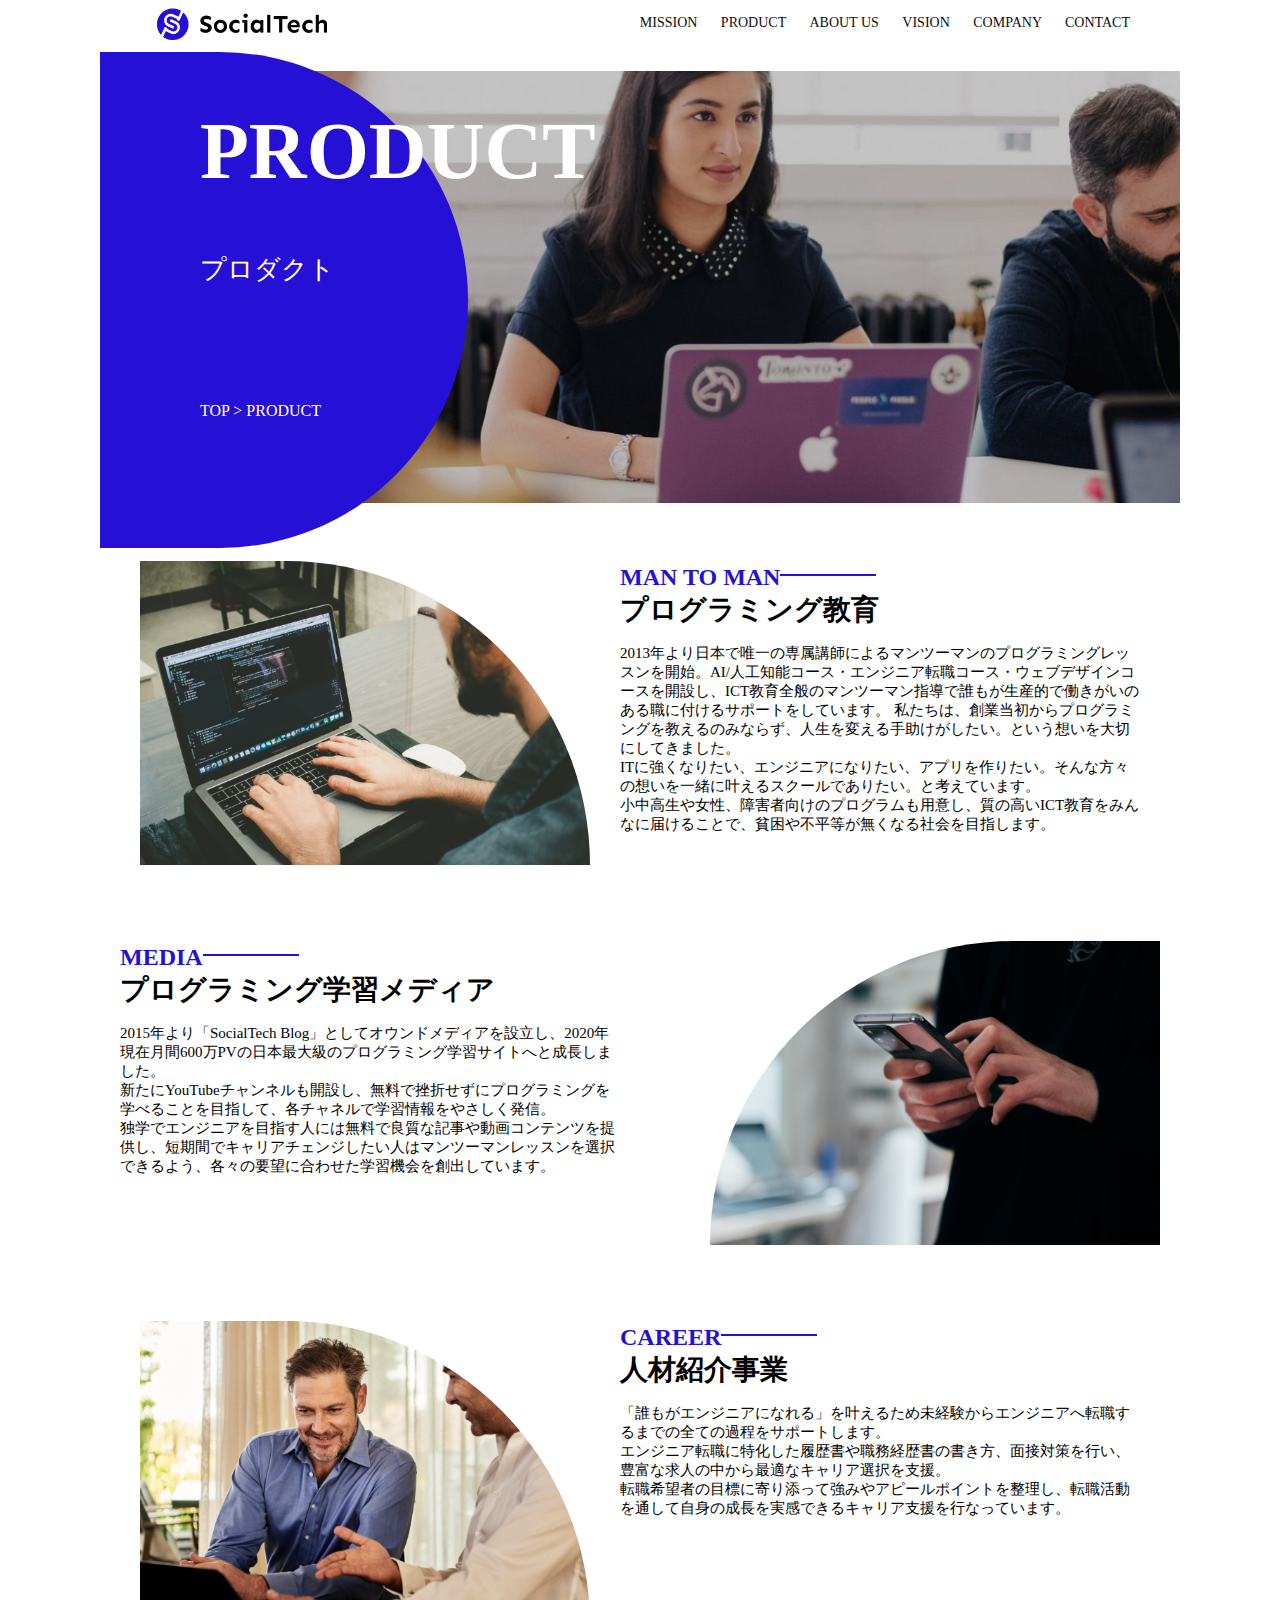
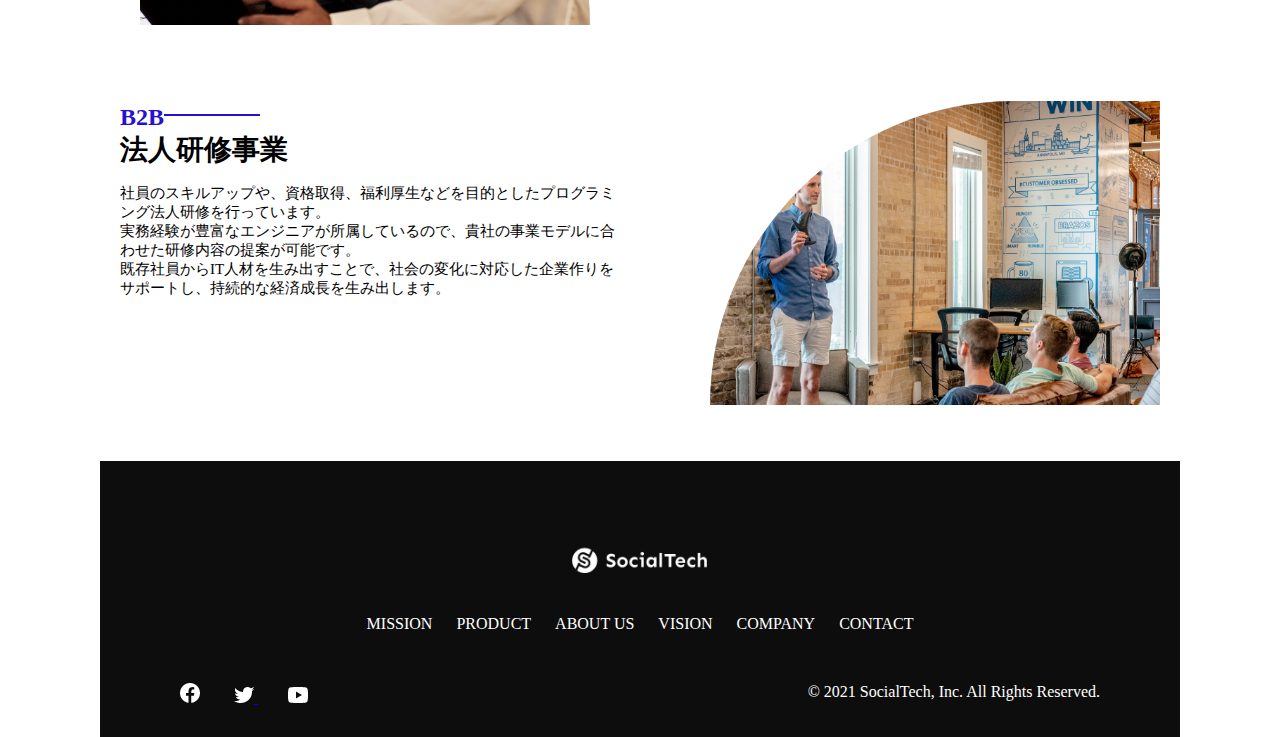
<file: product.html>
<!DOCTYPE html>
<html>
    <head>
        <title>SocialTech -PRODUCT プロダクト-</title>
        <meta charset="utf-8">
        <meta description="SocialTechの4つのプロダクトを紹介します">
        <meta name="viewport" content="width=device width, initial-scale 1.0">
        <link rel="stylesheet" href="style.css">
    </head>
        <body>
            <header>
                <a href="index.html" id="logo"><img src="images/images/logo.png" alt="トップページに戻る"></a>
                <nav id="nav-pc">
                    <a href="mission.html">MISSION</a>
                    <a href="product.html">PRODUCT</a>
                    <a href="index.html#aboutus">ABOUT US</a>
                    <a href="index.html#vision">VISION</a>
                    <a href="index.html#company">COMPANY</a>
                    <a href="index.html#contact">CONTACT</a>
                </nav>
                <img id="menu-sp" src="images/images/button-menu.png" alt="ナビゲーションを開く" onclick="document.getElementById('nav-sp').style.display = 'block'">
                <nav id="nav-sp">
                    <img id="close" src="images/images/button-close.png" alt="ナビゲーションを閉じる" onclick="document.getElementById('nav-sp').style.display = 'none'">
                    <a id="logo-sp" href="index.html" onclick="document.getElementById('nav-sp').style.display = 'none'"><img
                       src="images/images/logo-sp.png" alt="トップページに戻る"></a>
                    <a class="menu" href="mission.html"  onclick="document.getElementById('nav-sp').style.display = 'none'">MISSION</a>
                    <a class="menu" href="product.html"  onclick="document.getElementById('nav-sp').style.display = 'none'">PRODUCT</a>
                    <a class="menu" href="index.html#aboutus"  onclick="document.getElementById('nav-sp').style.display = 'none'">ABOUT US</a> 
                    <a class="menu" href="index.html#vision"  onclick="document.getElementById('nav-sp').style.display = 'none'">VISION</a> 
                    <a class="menu" href="index.html#company"  onclick="document.getElementById('nav-sp').style.display = 'none'">COMPANY</a> 
                    <a class="menu" href="index.html#contact"  onclick="document.getElementById('nav-sp').style.display = 'none'">CONTACT</a> 
                    <div id="sns">
                        <a href="https://www.facebook.com/sejuku2013"><img src="images/images/button-facebook.png" alt="Facebookのリンク"></a>
                        <a href="https://twitter.com/samuraijuku"><img src="images/images/button-twitter.png" alt="Twitterのリンク"></a>
                        <a href="https://www.youtube.com/channel/UCCFOQO5aDK0xXam4cUQXT8g"><img src="images/images/button-youtube.png" alt="YouTubeのリンク"></a>
                    </div>
                </nav>
            </header>
            <main>
                <article>
                    <section id="product-main">
                        <div id="product-title">
                            <h1>PRODUCT</h1>
                            <span>プロダクト</span>
                            <div>TOP > PRODUCT</div>
                        </div>
                    </section>
                    <section class="product-section1">
                        <img src="images/images/product/product-mantoman.png" alt="PCでコードを書く男性">
                        <div>
                            <h2 class="product-h2">MAN TO MAN</h2>
                            <h3 class="product-h3">プログラミング教育</h3>
                            <p>
                                2013年より日本で唯一の専属講師によるマンツーマンのプログラミングレッスンを開始。AI/人工知能コース・エンジニア転職コース・ウェブデザインコースを開設し、ICT教育全般のマンツーマン指導で誰もが生産的で働きがいのある職に付けるサポートをしています。
                                私たちは、創業当初からプログラミングを教えるのみならず、人生を変える手助けがしたい。という想いを大切にしてきました。<br>ITに強くなりたい、エンジニアになりたい、アプリを作りたい。そんな方々の想いを一緒に叶えるスクールでありたい。と考えています。<br>小中高生や女性、障害者向けのプログラムも用意し、質の高いICT教育をみんなに届けることで、貧困や不平等が無くなる社会を目指します。 
                            </p>
                        </div>
                    </section>
                    <section class="product-section2">
                        <img src="images/images/product/product-media.png" alt="プログラミング学習メディア">
                        <div>
                            <h2 class="product-h2">MEDIA</h2>
                            <h3 class="product-h3">プログラミング学習メディア</h3>
                            <p>
                                2015年より「SocialTech
                                Blog」としてオウンドメディアを設立し、2020年現在月間600万PVの日本最大級のプログラミング学習サイトへと成長しました。<br>新たにYouTubeチャンネルも開設し、無料で挫折せずにプログラミングを学べることを目指して、各チャネルで学習情報をやさしく発信。<br>独学でエンジニアを目指す人には無料で良質な記事や動画コンテンツを提供し、短期間でキャリアチェンジしたい人はマンツーマンレッスンを選択できるよう、各々の要望に合わせた学習機会を創出しています。
                            </p>
                        </div>
                    </section>
                    <section class="product-section1">
                        <img src="images/images/product/product-career.png" alt="笑顔で話し合う2人の男性">
                        <div>
                            <h2 class="product-h2">CAREER</h2>
                            <h3 class="product-h3">人材紹介事業</h3>
                            <p>
                                「誰もがエンジニアになれる」を叶えるため未経験からエンジニアへ転職するまでの全ての過程をサポートします。<br>エンジニア転職に特化した履歴書や職務経歴書の書き方、面接対策を行い、豊富な求人の中から最適なキャリア選択を支援。<br>転職希望者の目標に寄り添って強みやアピールポイントを整理し、転職活動を通して自身の成長を実感できるキャリア支援を行なっています。<br>
                            </p>
                        </div>
                    </section>
                    <section class="product-section2">
                        <img src="images/images/product/product-b2b.png" alt="講義をする男性">
                        <div>
                            <h2 class="product-h2">B2B</h2>
                            <h3 class="product-h3">法人研修事業</h3>
                            <p>
                                社員のスキルアップや、資格取得、福利厚生などを目的としたプログラミング法人研修を行っています。<br>実務経験が豊富なエンジニアが所属しているので、貴社の事業モデルに合わせた研修内容の提案が可能です。<br>既存社員からIT人材を生み出すことで、社会の変化に対応した企業作りをサポートし、持続的な経済成長を生み出します。
                            </p>
                        </div>
                    </section>
                </article>
           
            <footer>
                <div id="footer-logo">
                    <img src="images/images/logo-sp.png" alt="SocialTech">
                </div>
                <div id="footer-link">
                    <a href="mission.html">MISSION</a>
                    <a href="product.html">PRODUCT</a>
                    <a href="index.html#aboutus">ABOUT US</a>
                    <a href="index.html#vision">VISION</a>
                    <a href="index.html#company">COMPANY</a>
                    <a href="index.html#contact">CONTACT</a>
                </div>
                <div id="sns-footer">
                    <a href="https://www.facebook.com/sejuku2013"><img src="images/images/button-facebook.png" alt="Facebookのリンク"></a>
                    <a href="https://twitter.com/samuraijuku"><img src="images/images/button-twitter.png" alt="Twitterのリンク"</a>
                    <a href="https://www.youtube.com/channel/UCCFOQO5aDK0xXam4cUQXT8g"><img src="images/images/button-youtube.png" alt="YouTubeのリンク"></a>
                    <span id="copyright">&copy; 2021 SocialTech, Inc. All Rights Reserved. </span>
                </div>
            </footer>
            </main>
</file>
<file: style.css>
body {
    font-family: Source Sans Pro","Hiragino Kaku Gothic Pron", Meiryo, Arial, sans-serif;
}
p {
    font-size: 15px;
}
/*PC用*/

@media screen and (min-width: 768px) {
    

body {
    max-width: 1080px;
    min-width: 960px;
    margin: 0 auto 0 auto;
}

header{
    display: flex;
    justify-content: space-between;
    max-width: 980px;
    margin: 0 auto 0 auto;
}

#nav-pc{
    text-align: right;
    font-size: 14px;
    padding-top: 15px;
}

#nav-pc > a{
    text-decoration: none;
    margin-left: 20px;
}

#nav-pc > a:link{
    color: #0d0d0d;
}

#nav-pc >a:visited{
    color: #0d0d0d;
}

#nav-pc >a:hover{
    color: #0d0d0d;
    text-decoration: underline;
}
#nav-pc >a:active{
    color: #0d0d0d;
}

#nav-sp,#menu-sp {
    display: none;
}

#main-visual {
    position: relative;
    height: 400px;
}

#main-message {
    position:absolute;
    top: 0;
    left: 0;
    background-color: #2710d5;
    color: #ffffff;
    border-radius: 0 0 476px 0;
    max-width: 620px;
    width: 100%;
    height: 100%;
    z-index: 11;
}

#main-message >h1{
    font-size: 60px;
    font-weight: bold;
    margin: 100px 0 0 50px;
}

#main-message >p{
    font-size: 28px;
    margin: 0 0 0 50px;
}

#main-visual >img{
    position:absolute;
    top: 0;
    right: 0;
    max-width: 620px;
    border-radius: 476px 0 0 0;
    z-index: 10;
}

h2 {
    margin: 40px 0 0 0;
}    

h2::after{
    content: url("images/images/line.png");
}

h3 {
    font-size: 27px;
}

#mission {
    margin: auto 80px auto 80px;
    width: 100%;
}

#mission-flex {
    width: 100%;
    display: flex;
}

#mission-flex >div {
    width: 50%;
    margin: 20px;
}

#mission-photo {
    width: 100%;
}

#s2dgs {
    margin-top: 50px;
}

#product{
    background-color: #fafafa;
    width: 100%;
    margin: 80px 0 80px 0 ;
    padding: 10px 40px 0px 40px;
}

#product >div{
    margin-top: 40px;
    display: flex;
}

#product-left{
    width: 50%;
    margin-right: 20px;
}

#product-right{
    width: 50%;
    margin-left: 20px;
    margin-top: 80px;
}

#product-left >div{
    height: 480px;
    margin-right: 20px;
    position: relative;
}

#product-right >div{
    height: 480px;
    margin-left: 20px;
    position: relative;
}

.product-photo {
    width: 100%;
}

.product-explain {
    background-color: #ffffff;
    position: absolute;
    top: 280px;
    left: 0;
    margin: 0 40px 0 40px;
    padding: 20px;
    box-shadow: 5px 5px 10px rgba(0, 0 ,0 ,0.5)
}

.product-explain >span{
    color: #2710d5;
    font-weight: bold;
    font-size: 16px;
    margin: 0;
}

.product-explain >h3{
    margin: 5px 0 5px 0;
}

.product-explain >p{
    margin: 0;
}

#product-more{
    margin: auto auto -42px auto;
}

#aboutus{
    margin: 80px auto 80px auto;
}

#aboutus >div{
    display: flex;
}

.culture-img{
    width: 100%;
    align-self: flex-start;
}

.culture-img2{
    margin-top: 50px;
    width: 100%;
}

.culture-table{
    max-width: 500px;
    margin-right: 50px;
}

.culture-num{
    font-size: 80px;
    color: #2710d5;
    margin-right: 20px;
}

.culture-en{
    color: #2710d5;
    font-weight: bold;
    font-size: 24px;
    display: block;
}

.culture-jp{
    font-size: 28px;
    font-weight: bold;
}

.culture-description{
    margin: 0;
}

#vision {
    margin: 80px auto 80px auto;
}

#vision >div {
    width: 100%;
    display: flex;
    justify-content: space-between;
    flex-wrap: wrap;
}

.vision-box {
    width: 300px;
    height: 300px;
    margin-bottom: 30px;
    position: relative;
}

.vision-box > img{
    width: 100%;
    height: auto;
    position: absolute;
    top: 0;
    left: 0;
    z-index: 30;
}

.vision-box > span{
    position: absolute;
    top: 0;
    left: 0;
    z-index: 31;
    margin-right: 20px;
}

.vision-box > span > h4{
    color: #2710d5;
    font-size: 24px;
    margin: 80px 0 0 0;
}

.vision-box > span > h4::first-letter {
    font-size: 40px;
}

.vision-box > span > h5{
    font-size: 20px;
    margin: 0 0 0 0 ;
}

.vision-box > span > p{
    margin: 10px 0 0 0; 
}

#company {
    margin: 80px auto 80px auto;
}

#company-table{
    width: 100%;
}

.tableheader{
    text-align: left;
    padding: 20px;
    border-bottom-color: #2710d5;
    border-bottom-width: 1px;
    border-bottom-style: solid;
   
}

.tableheader-first {
    text-align: left;
    padding: 20px;
    border-bottom-color: #2710d5;
    border-bottom-width: 1px;
    border-bottom-style: solid;
    border-top-color: #2710d5;   
    border-top-width: 1px;
    border-top-style: solid;
    
}

.cell {
    padding: 30px;
    border-bottom-color: #ececec;
    border-bottom-width: 1px;
    border-bottom-style: solid;
}

.cell-first {
    padding: 30px;
    border-bottom-color: #ececec;
    border-bottom-width: 1px;
    border-bottom-style: solid;
    border-top-color: #ececec;
    border-top-width: 1px;
    border-top-style: solid;
}

#company >iframe {
    width: 100%;
    height: 368px;
    margin-top: 40px;
}

#contact {
    margin: 80px auto 80px auto;
}

#contact > form > div {
    display: flex;
    flex-direction: row;
    flex-wrap: wrap;
    padding-bottom: 30px;
}

.contact-heading {
    width: 240px;
    align-self: center;
}

.contact-label{
    width: 200px;
    font-weight: bold;
}

.contact-span{
    color: #ce2222;
    margin-left: 20px;
    font-weight: bold;
}

.contact-textbox{
    border-top: 0;
    border-left: 0;
    border-right: 0;
    border-bottom-width: 1px;
    border-bottom-color:  #707070;
    border-bottom-style: solid;
    background-color: #fafafa;
    width: 400px;
    height: 56px;
}

.contact-textarea{
    border-top: 0;
    border-left: 0;
    border-right: 0;
    border-bottom-width: 1px;
    border-bottom-color: #707070;
    border-bottom-style: solid;
    width: 400px;
    height: 200px;
    background-color: #fafafa;
}

details{
    width: 700px;
}

details > div {
    background-color: #fafafa;
    padding: 20px;
}

details > span{
    font-weight: bold;
}

footer{
    background-color: #0d0d0d;
    text-align: center;
    padding: 80px 80px 30px 80px;
}

#footer-logo {
    margin-bottom: 30px;
}

#footer-link{
    margin-bottom: 50px;
}

#footer-link >a {
    text-decoration: none;
    margin: 10px;
}

#footer-link>a:link{
    color: #ffffff;
}
#footer-link>a:visited{
    color: #ffffff;
}
#footer-link>a:hover{
    color: #ffffff;
    text-decoration: underline;
}
#footer-link>a:active{
    color: #ffffff;
}

#sns-footer{
    text-align: left;
    width: 100%;
}

#sns-footer> a {
    margin-right: 30px;
}

#copyright {
    color: #ffffff;
    text-align: right;
    float: right;
}

#mission-main{
    height: 496px;
    width: 100%;
    background-image:url(images/images/mission/mission-main.png) ;
    background-repeat: no-repeat;
    background-position-y: center;
}

#mission-title {
    background-color: #2710d5;
    width: 368px;
    color: #ffffff;
    height: 496px;
    border-radius: 0 248px 248px 0;
    position: relative;
}

#mission-title > h1 {
    position: absolute;
    top: 0;
    left: 100px;
    font-size: 80px;
}

#mission-title > span {
    position: absolute;
    top: 200px;
    left: 100px;
    font-size: 26px;
}

#mission-title > div {
    position: absolute;
    top: 350px;
    left: 100px;
    font-size: 16px;
}

#mission-s2dgs {
    width: 100%;
    margin: 20px;
}

.mission-h2 {
    color: #2710d5;
    font-size: 40px;
}

.mission-h2::after{
    content: none;
}

#mission-5goals {
    margin: 20px;
    display: flex;
}

#mission-5goals > div {
    flex-grow: 1;
}

#mission-5goals > div > div {
    margin-bottom: 40px;
}

.fivegoals-image-right {
    float: right;
    margin: 20px;
}

.fivegoals-image-left {
    float: left;
    margin: 20px;
}

.fivegoals-number {
    color: #2710d5;
    font-size: 48px;
    margin: 0;
}

.fivegoals-h3 {
    font-size: 28px;
    font-weight: bold;
    margin: 0;
}

.fivegoals-p {
    margin: 0;
}

#product-main {
    height: 469px;
    width: 100%;
    background-image: url(images/images/product/product-main.png);
    background-repeat: no-repeat;
    background-position-y: center;
    
}
#product-title {
    background-color: #2710d5;
    width: 368px;
    color: #ffffff;
    height: 496px;
    border-radius: 0 248px 248px 0;
    position: relative;
}

#product-title > h1 {
    position: absolute;
    top: 0;
    left: 100px;
    font-size: 80px;
}

#product-title > span {
    position: absolute;
    top: 200px;
    left: 100px;
    font-size: 26px;
}

#product-title > div {
    position: absolute;
    top: 350px;
    left: 100px;
    font-size: 16px;
}

.product-section1 {
    position: relative;
    margin: 40px;
    height: 340px;
}

.product-section1 > img {
    position: absolute;
    top: 0;
    left: 0;
    width: 450px;
    margin: 0 40px 30px 0;
    border-radius: 0 432px 0 0;
}

.product-section1 > div {
    position: absolute;
    top: 0;
    left: 480px;
}

.product-section2 {
    position: relative;
    margin: 20px;
    height: 340px;
}

.product-section2 > img {
    position: absolute;
    top: 0;
    right: 0;
    width: 450px;
    margin: 0 0 30px 40px;
    border-radius: 432px 0 0 0;
}
 .product-section2 > div {
     width: 500px;
     position: absolute;
     top: 0;
     left: 0 ;
 }

 .product-h2 {
     color: #2710d5;
     font-size: 24px;
     margin: 0;
 }

 .product-h3 {
     font-size: 28px;
     margin: 0;
 }
}

/*スマホ用*/

@media screen and (max-width: 767px) {
    body{
        min-width: 375px;
        margin: 0;
    }
    #nav-pc{
        display: none;
    }

    #menu-sp{
        float: right;
        padding: 0;
    }
    #nav-sp{
        background-color: #2710d5;
        position: absolute;
        left: 0;
        top: 0;
        height: 100%;
        width: 100%;
        display: none;
        z-index: 100;
    }

    #close{
        position: absolute;
        top: 20px;
        right: 20px;
    }

    #logo-sp{
        margin: 80px 0 30px 20px;
    }
     #nav-sp>a {
         display: block;
     }

     #nav-sp >a:link{
         color: #ffffff;
     }

     #nav-sp >a:visited {
         color: #ffffff;
     }

     #nav-sp >a:hover {
         color: #ffffff;
         text-decoration: underline;
     }
    
     #nav-sp >a:active {
         color: #ffffff;
     }

     #nav-sp >.menu {
         text-decoration: none;
         display: block;
         margin: 0 20px 0 20px;
         height: 44px;
         font-size: 16px;
         background-image: url(images/images/arrow.png);
         background-repeat: no-repeat;
         background-position: right top;
     }

     #sns{
         position: absolute;
         bottom: 20px;
         left: 20px;
     }

     #sns >a {
         margin-right: 30px;
     }

     #main-visual{
         position: relative;
         height: 470px;
         width: 100%;
         overflow: hidden;
     }

     #main-visual>div{
         position: absolute;
         top: 0;
         left: 0;
         background-color: #2710d5;
         color: white;
         border-radius: 0 0 476px 0;
         text-align: center;
         height: 280px;
         width: 100%;
         z-index: 11;
     }

     #main-visual>div>h1{
         font-size: 28px;
         margin-top: 90px;
     }

     #main-visual>div>p {
         margin: 0;
     }

     #main-visual > img{
         width: 100%;
         border-radius: 476px 0 0 0;
         z-index: 10;
         position: absolute;
         bottom: 0;
         right: 0;
     }
     h2::after{
         content: url(images/images/line.png);
         margin-left: 10px;
     }

     h3{
         font-size: 24px;
         margin-top: 10px;
     }

     #mission {
         margin:20px;
     }

     #mission-photo,#s2dgs {
         width: 100%;
     }

     #product {
         background-color: #fafafa;
         padding-top: 10px;
     }

     #product h2 {
         margin-left: 20px;
     }

     #product-left,#product-right{
         margin: 0 20px 0 20px;
     }

     #product-left>div , #product-right>div{
         position: relative;
         height: 540px;
     }

     .product-explain {
         background-color: #ffffff;
         position: absolute;
         left: 0;
         bottom: 50px;
         padding: 20px;
         box-shadow: 100% 10px rgba(0, 0 ,0 ,0.5);
     }

     .product-explain >span {
         color: #2710d5;
         font-weight: bold;
         font-size: 16px;
         margin: 0;
     }
     .product-explain>h3{
         margin: 10px 0 10px 0;
     }

     .product-photo {
         width: 100%;
     }

     #product-more >img {
         margin: 0 0 -42px 20px;
     }

     #aboutus {
         margin: 80px 20px 80px 20px;
     }

     #aboutus >div {
         display: flex;
         flex-direction: column;
     }

     .culture-table{
         width: 100%;
         padding-right: 20px;
         order: 2;
     }

     .culture-img{
         width: 100%;
         order: 1;
     }

     .culture-img2{
         width: 100%;
     }
     .culture-num{
         font-size: 80px;
         color: #2710d5;
     }

     .culture-en{
         color: #2710d5;
         font-weight: bold;
         font-size: 24px;
         display: block;
     }

     .culture-jp{
         display: block;
     }

     .culture-description{
         margin: 0;
     }

     #vision {
         margin: 80px 20px 80px 20px;
     }

     .vision-box {
         width: 300px;
         height: 300px;
         margin-bottom: 30px;
         position: relative;
     }

     .vision-box >img{
         width: 100%;
         height: auto;
         position: absolute;
         top: 0;
         left: 0;
         z-index: 30;
     }

     .vision-box > span {
         position: absolute;
         top: 0;
         left: 0;
         z-index: 31;
         margin-right: 20px;
     }

     .vision-box > span > h4{
         color: #2710d5;
         font-size: 24px;
         margin-top: 60px;
     }

     .vision-box >span >h5{
         font-size: 20px;
         margin: 0;
     }

     .vision-box >span >p{
         margin-top: 10px;
     }

     #company {
         margin: 0 20px 0 20px;
     }

     #company > h3{
         margin-bottom: 20px;
     }

     #company > table {
         width: 100%;
     }

     .tableheader-first {
         text-align: left;
         padding: 20px;
         border-bottom-color: #2710d5;
         border-bottom-width: 1px;
         border-bottom-style: solid;
         border-top-color: #2710d5;
         border-top-width: 1px;
         border-top-style: solid;
         width: 50px;
     }

     .tableheader {
         text-align: left;
         padding: 20px;
         border-bottom-color: #2710d5;
         border-bottom-width: 1px;
         border-bottom-style: solid;
         width: 50px;
     }

     .cell{
         padding: 20px;
         border-bottom-color: #ececec;
         border-bottom-width: 1px;
         border-bottom-style: solid;
     }

     .cell-first{
        padding: 20px;
        border-bottom-color: #ececec;
        border-bottom-width: 1px;
        border-bottom-style: solid;
        border-top-color: #ececec;
        border-top-width: 1px;
        border-top-style: solid;
     }

     #company > iframe {
         width: 100%;
         height: 240px;
         margin-top: 40px;
     }

     #contact {
         margin-bottom: 20px;
     }

     #contact > h3{
         margin-bottom: 20px;
     }

     #contact > form > div {
         margin-bottom: 20px;
     }

     .contact-heading{
         margin-bottom: 20px;
     }

     .contact-label{
         width: 200px;
         font-weight: bold;
     }

     .contact-span{
         color: #ce2222;
         margin-bottom: 20px;
         font-weight: bold;
     }

     .contact-textbox{
         height: 56px;
         border-top: 0;
         border-left: 0;
         border-right: 0;
         background-color: #fafafa;
         border-bottom-color: #707070;
         border-bottom-width: 1px;
         border-bottom-style: solid;
         min-width: 300px;
         width: 100%;
     }

     .contact-textarea{
         height: 150px;
         border-top: 0;
         border-left: 0;
         border-right: 0;
         background-color: #fafafa;
        width: 100%; 
     }

     .radiobutton{
         margin-bottom: 20px;
     }

     .radiobutton + label::after{
         content: "\A";
         white-space: pre;
     }

     footer{
         background-color: #0d0d0d;
         margin: 30px 20px 50px 20px;
     }

     #footer-logo{
         margin-bottom: 30px;
     }
    
     #footer-link{
         margin-bottom: 50px;
     }

     #footer-link > a {
         text-decoration: none;
         margin: 0 20px 30px 0;
         display: block;
         background-image: url(images/images/arrow.png);
         background-repeat: no-repeat;
         background-position: right top; 
     }

     #footer-link > a:link{
         color: #ffffff;
     }

     #footer-link >a:visited{
         color: #ffffff;
     }

     #footer-link >a :hover{
         color: #ffffff;
         text-decoration: underline;
     }

     #footer-link >a:active {
         color: #ffffff;
     }

     #sns-footer {
         display: block;
         width: 100%;
     }

     #sns-footer > a {
         margin-right: 30px;
     }

     #copyright {
         font-size: 12px;
         display: block;
         margin-top: 30px;
         color: #ffffff;
     }

     #mission-main{
         height: 256px;
         width: 100%;
         background-image: url(images/images/mission/mission-main.png);
         background-repeat: no-repeat;
         background-position-y: center;
         background-size: auto 208px;
     }

     #mission-title {
         background-color: #2710d5;
         width: 136px;
         color: #ffffff;
         height: 256px;
         border-radius: 0 248px 248px 0;
         position: relative;
     }

     #mission-title > h1 {
         position: absolute;
         top: 0;
         left: 20px;
         font-size: 40px;
     }

     #mission-title > span {
         position: absolute;
         top: 110px;
         left: 20px;
         font-size: 18px;
     }

     #mission-title > div {
         position: absolute;
         top: 180px;
         left: 20px;
         font-size: 13px;
     }

     #mission-s2dgs {
         margin: 20px;
     }

    .mission-h2 {
        color: #2710d5;
        font-size: 38px;
    }

    .mission-h2::after {
        content: none;
    }
    
    #mission-s2dgs > img {
        width: 100%;
    }

    #mission-5goals {
        margin: 20px;
    }

    #s2dgs-imagee {
        width: 100%;
    }

    #mission-5goals > div> div {
        margin: 20px auto 20px auto;
        display: block;
    }
    
    .fivegoals-image-left{
        margin: 20px auto 20px auto;
        display: block;
    }

    .fivegoals-image-right{
        margin: 20px auto 20px auto;
        display: block;
    }

    .fivegoals-number {
        color: #2710d5;
        font-size: 48px;
        margin: 0;
    }

    .fivegoals-h3{
        font-size: 28px;
        margin: 0;
    }

    .fivegoals-p{
        margin: 0;
    }

    #product-main {
        height: 256px;
        width: 100%;
        background-image: url(images/images/product/product-main.png);
        background-repeat: no-repeat;
        background-position-y: center;
        background-size: auto 208px auto 208px;
    }

    #product-title {
        background-color: #2710d5;
        width: 136px;
        color: #ffffff;
        height: 256px;
        border-radius: 0 248px 248px 0;
        position: relative;
    }

    #product-title > span {
        position: absolute;
        top: 110px;
        left: 20px;
        font-size: 18px;
    }

    #product-title > div {
        position: absolute;
        top: 180px;
        left: 20px; 
        font-size: 13px;
    }

    .product-section1 {
        margin: 20px;
    }

    .product-section1 > img {
        width: 100%;
        border-radius: 0 300px 0 0 ;
    }

    .product-section2 {
        margin: 20px;
        display: flex;
        flex-direction: column;
    }

    .product-section2 > img {
        order: 1;
        width: 100%;
        border-radius: 300px 0 0 0;
    }

    .product-section2 > div {
        order: 2;
    }

    .product-h2 {
        color: #2710d5;
        font-size: 24px;
        margin: 0;
    }

    .product-h3 {
        font-size: 28px;
        margin: 0;
    }
    
}
</file>
